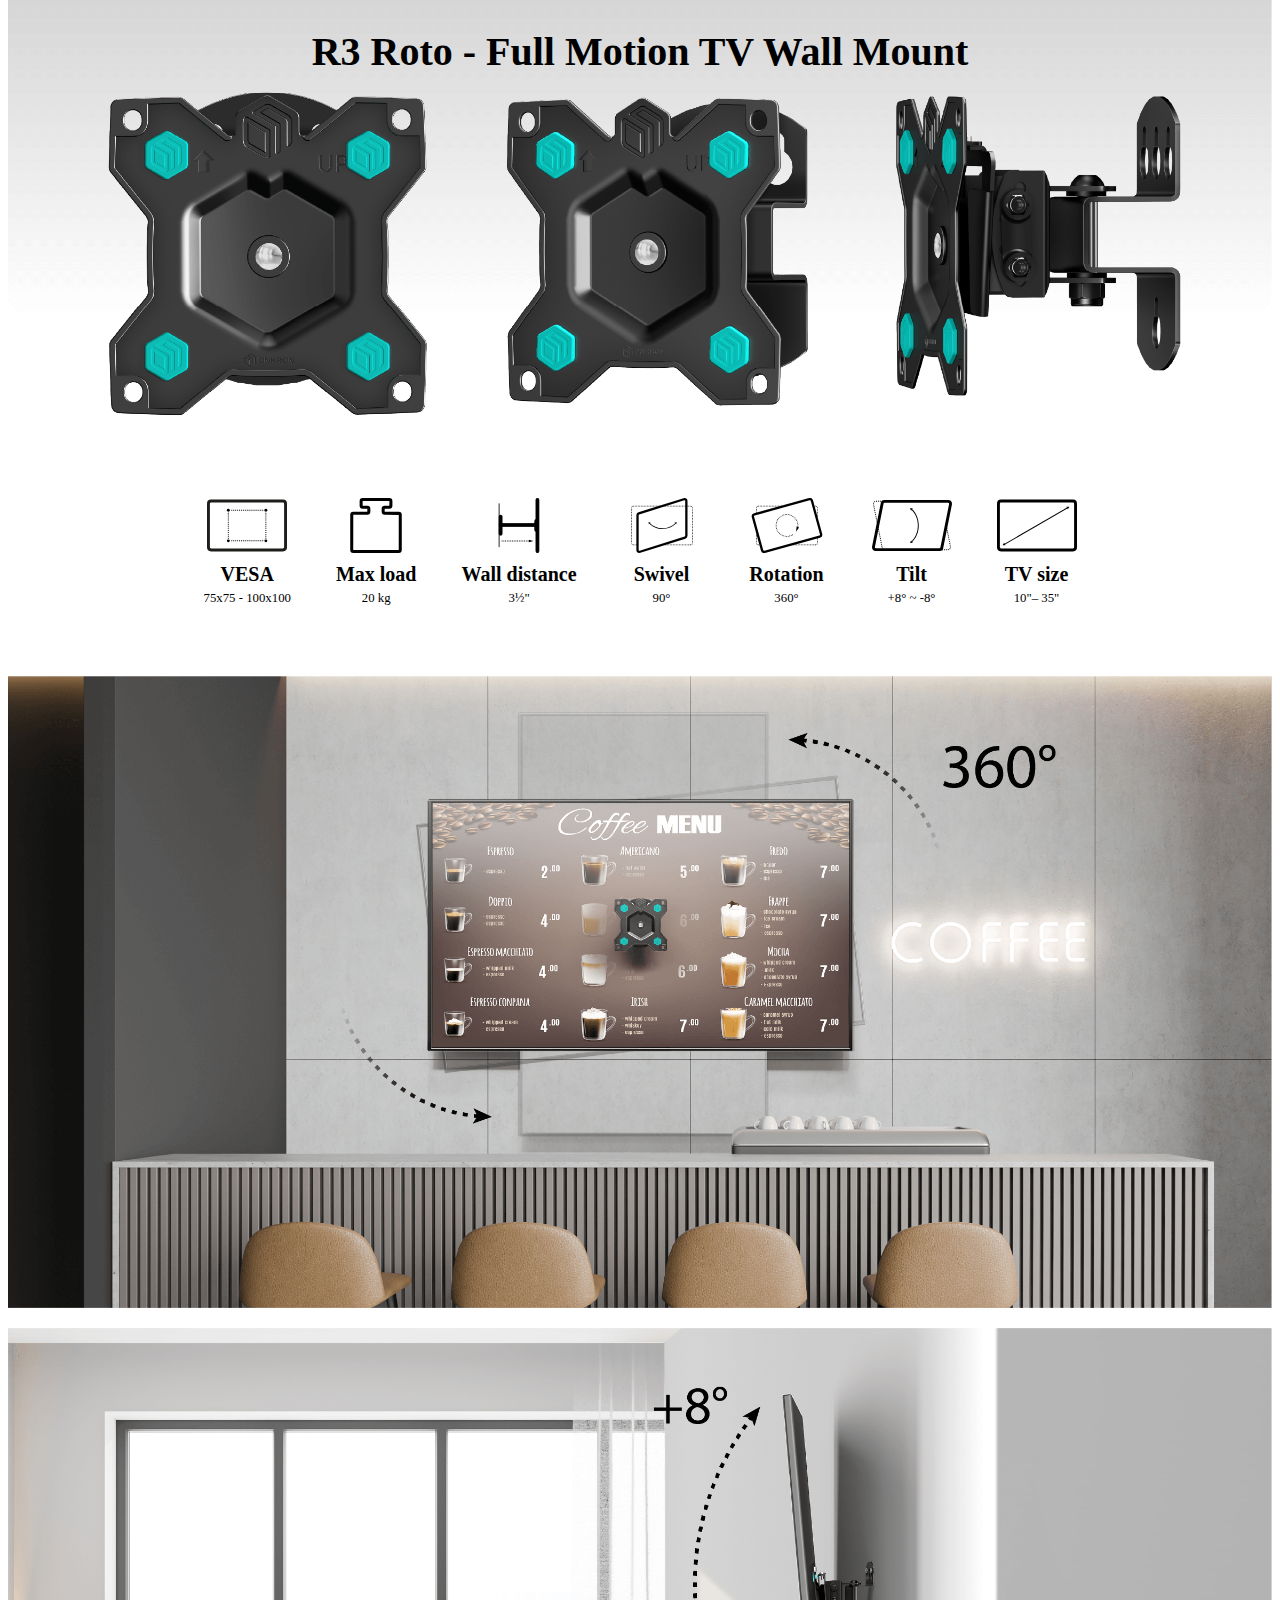
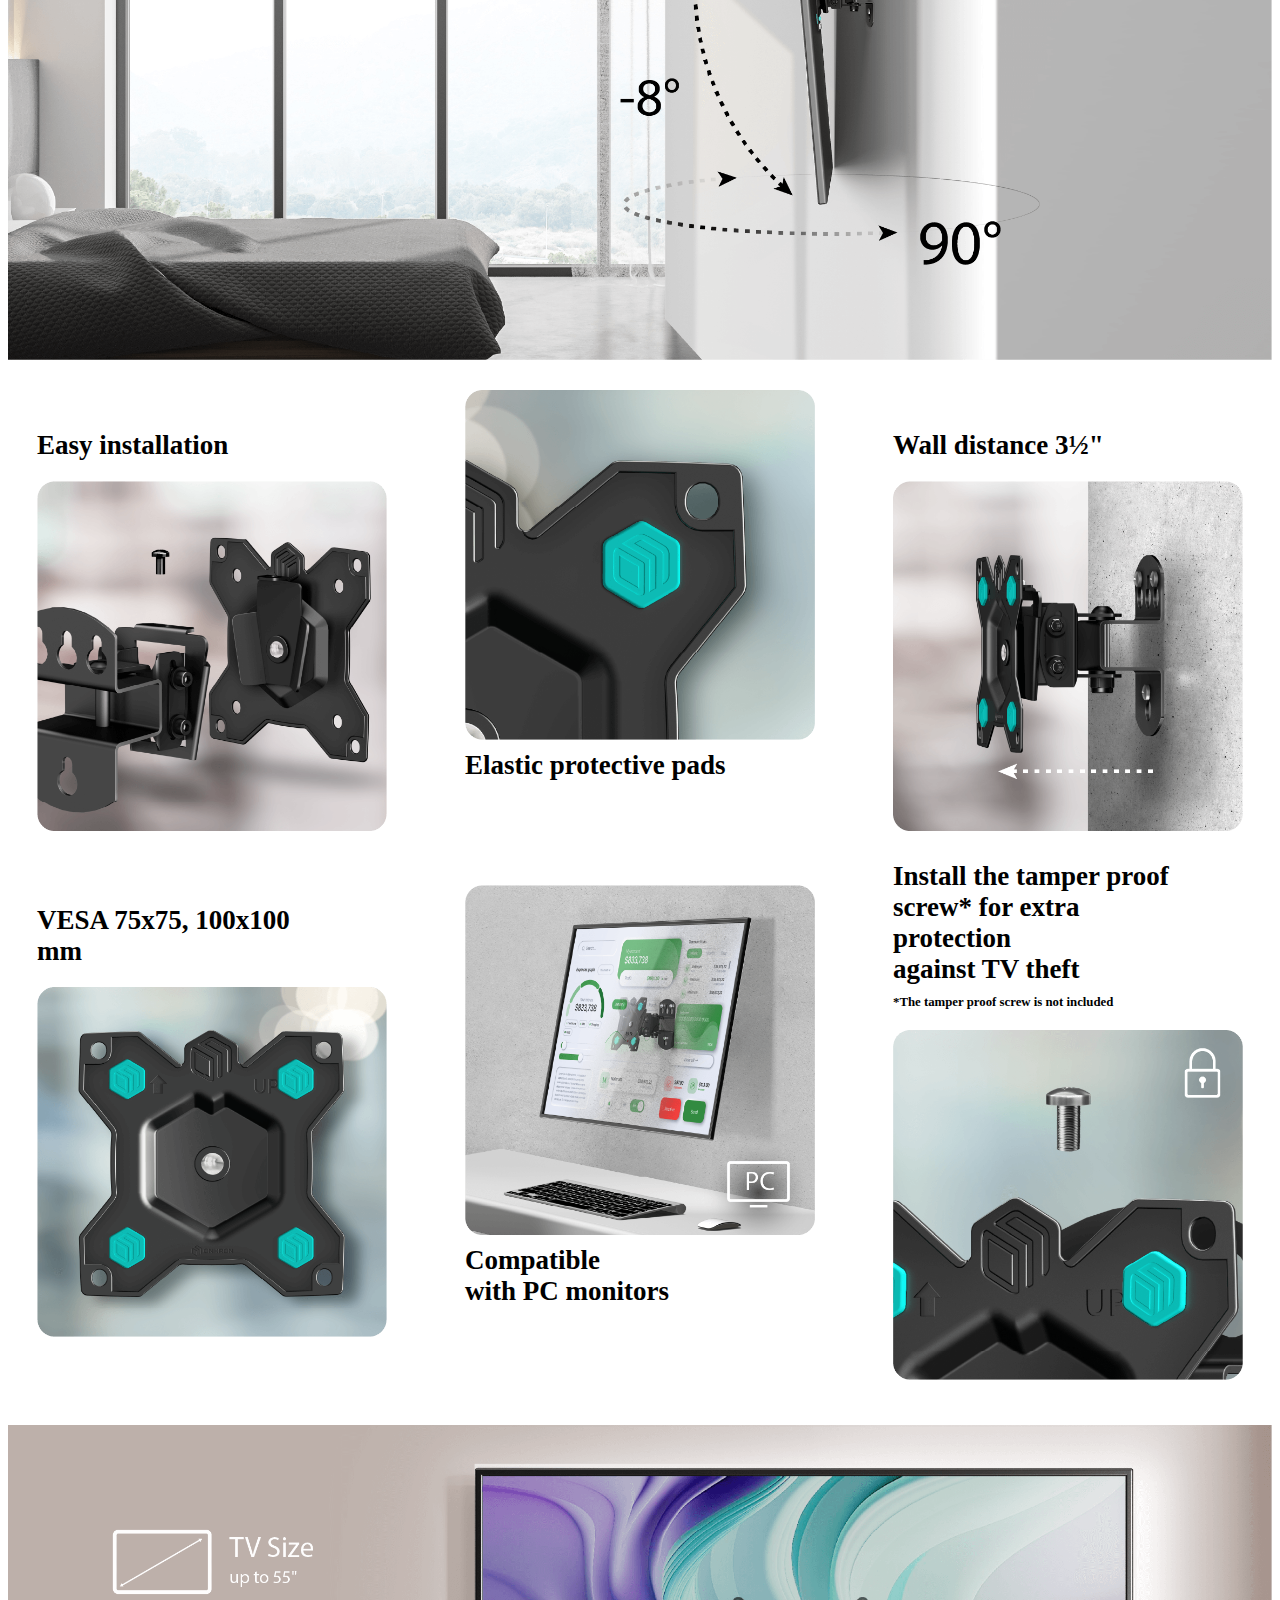
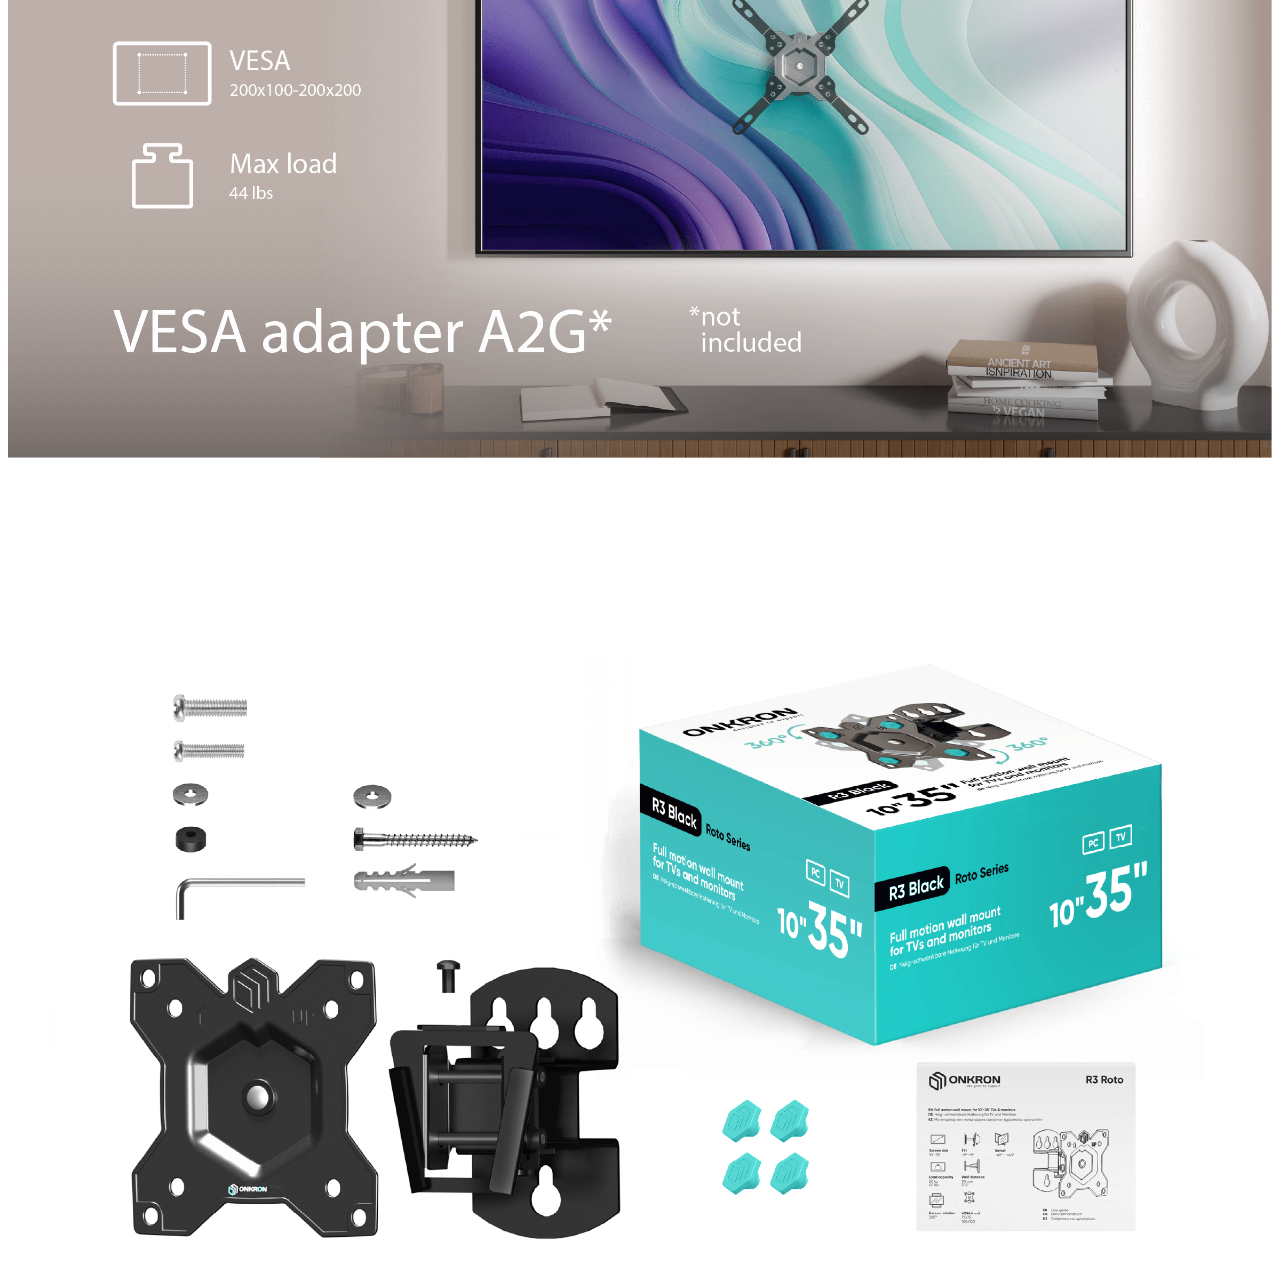
<file: index.html>
<!DOCTYPE html>
<html lang="en">
<head>
    <meta charset="UTF-8">
    <meta name="viewport" content="width=device-width, initial-scale=1.0">
    <link rel="stylesheet" href="style.css">
    <title>Document</title>
</head>
<body>
    <div class="descrwrapper-ts5500">
        <section class="description-tm6-section">
            <div class="description-tm6-textContainer">
                <h1 style="font-size: 40px;z-index: 2;color: #000;">R3 Roto - Full Motion TV Wall Mount</h1>
            </div>
            
            <img src="./stand.webp" alt="stage" class="desctiption-tm6-imageContainer r3">
            <div class="stage-details" style="margin-top: 7vh;">
                <div class="stage-details-card">
                    <img src="./1.svg" alt="first" class="stage-image">
                    <h2>VESA</h2>
                    <p>75x75 - 100x100</p>
                </div>
                <div class="stage-details-card">
                    <img src="./2.svg" alt="first" class="stage-image">
                    <h2>Max load</h2>
                    <p>20 kg</p>
                </div>
                <div class="stage-details-card">
                    <img src="./3.svg" alt="first" class="stage-image">
                    <h2>Wall distance</h2>
                    <p>3½"</p>
                </div>
                <div class="stage-details-card">
                    <img src="./4.svg" alt="first" class="stage-image">
                    <h2>Swivel</h2>
                    <p>90°</p>
                </div>
                <div class="stage-details-card">
                    <img src="./5.svg" alt="first" class="stage-image">
                    <h2>Rotation</h2>
                    <p>360°</p>
                </div>
                <div class="stage-details-card">
                    <img src="./6.svg" alt="first" class="stage-image">
                    <h2>Tilt</h2>
                    <p>+8° ~ -8°</p>
                </div>
                <div class="stage-details-card">
                    <img src="./7.svg" alt="first" class="stage-image">
                    <h2>TV size</h2>
                    <p>10"– 35"</p>
                </div>
            </div>
        </section>
        <section class="description-tm6-section">
            <img src="./second-section.webp" alt="stand" class="desctiption-ts5500-imageContainer stand" style="    margin-top: 70px;">
        </section>
        <section class="description-tm6-section">
            <img src="./third-section.webp" alt="stand" class="desctiption-ts5500-imageContainer stand">
        </section>
        <section class="description-tm6-section">
            <div class="description-tm6-chars">
                <div class="description-tm6-chars-item">
                    <p>
                        Easy installation</p>
                    <img src="./stage-1.webp" alt="stage-1" class="stage-imageContainer">
                </div>
                <div class="description-tm6-chars-item">
                    <div class="description-tm6-charContainer">
                        <p>Elastic protective pads</p>
                    </div>
                    <img src="./stage-2.webp" alt="stage-2" class="stage-imageContainer">
                </div>
                <div class="description-tm6-chars-item">
                    <p>
                        Wall distance 3½"
                    </p>
                    <img src="./stage-3.webp" alt="stage-3" class="stage-imageContainer">
                </div>
                <div class="description-tm6-chars-item">
                    <p>
                        VESA 75х75, 100х100 mm</p>
                    <img src="./stage-4.webp" alt="stage-4" class="stage-imageContainer">
                </div>
                <div class="description-tm6-chars-item">
                    <div class="description-tm6-charContainer">
                        <p>Compatible <br> 
                            with PC monitors</p>
                    </div>

                    <img src="./stage-5.webp" alt="stage-5" class="stage-imageContainer">
                </div>
                <div class="description-tm6-chars-item">
                    <p>Install the tamper proof <br> screw* for extra protection <br> against TV theft</p>
                    <p style="font-size: 1vw;">*The tamper proof screw is not included</p>
                    <img src="./stage-6.webp" alt="stage-6" class="stage-imageContainer">
                </div>
                
            </div>
        </section>
        <section class="description-tm6-section" style="margin-top: 22vh;">
            <img src="./fourth-section.webp" alt="details" class="desctiption-tm6-imageContainer">
        </section>
        <section class="description-tm6-section" style="margin-top: 37vh;">
            <img src="./fifth-section.webp" alt="details" class="desctiption-tm6-imageContainer">
        </section>
    </div>
</body>
</html>
</file>
<file: style.css>
.descrwrapper-ts5500 {
    width: 100%;
    max-width: 1330px;
    margin: 0 auto;
    display: flex;
    flex-direction: column;
}

.descrwrapper-ts5500 * {
    display: flex;
    flex-direction: column;
    justify-content: center;
    position: relative;
    margin: 0;
    font-size: 20px;
    font-family: 'Gilroy';
    box-sizing: border-box;
  
}


.beneficial {
    position: absolute;
    bottom: 3vh;
    left: 21vw;
    font-size: 5vh;
    color: #FFF;
    width: 500px;
    text-align: center;
}

.essential {
    position: relative;
            bottom: 16vh;
            left: 1vw;
            font-size: 5vh;
            color: #FFF;
            text-align: center;
            line-height: 40px;
}

.desctiption-tm6-imageContainer {
    width: 100%;
    height: auto;
    margin-top: -17vh;
}

.description-tm6-section {
    display: flex;
    flex-direction: column;
    justify-content: center;
    max-width: 1330px;
}

.description-tm6-logo {
    width: 92px;
    height: 32px;
    margin-right: 1vw;
}

.description-tm6-textContainer {
    text-align: center;
    margin-top: 20px;
    color: #000;
    width: 100%;
}

.description-tm6-textContainer p {
    flex-direction: row;
}

.desctiption-ts5500-imageContainer {
    width: 100%;
    height: auto;
    margin-top: 20px;
}

.desctiption-ts5500-imageContainer:nth-child(1) {
    margin-top: 20px;
}

.stage-details {
    display: flex;
    flex-direction: row;
    flex-wrap: wrap;
    justify-content: center;
    gap: 45px;
}

.stage-details-card {
    display: flex;
    flex-direction: column;
    justify-content: center;
    align-items: center;
    text-align: center;
    max-width: 300px;
}

.stage-details-card:nth-child(2) img {
    width: 60px;
    height: 55px;
}

.stage-details-card h2 {
    margin-top: 10px;
}

.stage-details-card p {
    margin-top: 5px;
    font-size: 1vw;
}


.stage-image {
    width: 80px;
    height: 55px;
}

.description-tm6-chars {
    display: flex;
    flex-direction: row;
    flex-wrap: wrap;
    justify-content: space-around;
    gap: 20px;
    margin-top: 60px;
}

.description-tm6-chars-item {
    display: flex;
    flex-direction: column;
}

.stage-imageContainer {
    width: 350px;
    height: 350px;
}

.description-tm6-chars-item p {
    width: 300px;
    text-align: left;
    font-size: 3vh;
    font-weight: 600;
    margin-top: 10px;
}

.description-tm6-chars-item img {
    margin-top: 20px;
}

.description-tm6-chars-item h2 {
    margin-top: 10px;
}


.description-tm6-chars-item:nth-child(2) {
    flex-direction: column-reverse;
    top: -50px;
}

.description-tm6-chars-item:nth-child(5) {
    flex-direction: column-reverse;
    top: -30px;
}

.description-tm6-chars-item:nth-child(8) {
    flex-direction: column-reverse;
    top: -20px;
}

@media  screen and (width : 1024px) {
    .description-tm6-textContainer {
        margin-top: -50vh;
    }
    .description-tm6-imageContainer {
        margin-top: -40vh;
    }

    .description-tm6-textContainer {
        bottom: 0;
    }

    .description-tm6-chars {margin-top: 10vh;}

    .beneficial {
        bottom: 2vh;
        left: 31vw;
    }
}

@media screen and (width < 900px) {
    .description-tm6-textContainer {
        top: -4vw;
    }


    .stage-details-card:nth-child(2) img {
        width: 45px;
        height: 42px;
    }

    .stage-image {
        width: 50px;
        height: 45px;
    }

    .stand {
        margin-top: 150px !important;
    }
}

@media screen and (width < 769px) {
    .description-tm6-chars {
        display: flex;
    justify-content: center;
    flex-direction: column;
    align-items: center;
    }

    .description-tm6-imageContainer {
        margin-top: -27vh;
    }

    .beneficial {
      bottom: 0vh;
      left: 26vw;
      font-size: 5vw;
    }

    .essential {
        bottom: 13vh;
        left: 1vw;
        font-size: 4vh;
    }
  .desctiption-tm6-imageContainer {
    margin-top: -21vh;
}
  .description-tm6-chars-item:nth-child(2) {
    flex-direction: column;
     top: 0px; 
}
  .description-tm6-chars-item:nth-child(5) {
    flex-direction: column;
     top: 0px; 
}
}


@media screen and (width < 619px) {
    

    .stage-details {
        gap: 20px;
        margin-top: 0;
    }

    .description-tm6-textContainer h1 {
        font-size: 30px !important;
        position: relative;
        top: 16vh;
    }

    .description-tm6-logo {
        width: 53px;
        height: 16px;
    }

    .description-tm6-textContainer p {
        font-size: 12px;
    }

    .description-tm6-chars-item:nth-child(2) {
        flex-direction: column;
        top: 0;
    }

    .description-tm6-chars-item:nth-child(5) {
        flex-direction: column;
        top: 0;
    }

    .description-tm6-chars-item:nth-child(8) {
        flex-direction: column;
        top: 0;
    }
}

@media screen and (width < 560px) {
    .stage-details {
        top: 25vw;
    }
}

@media screen and (width < 520px) {
    .stage-details {
        top: 25vw;
    }
}

@media screen and (width < 426px) {
    .stage-details {
        top: 5vw;
    }

    .beneficial {
        bottom: 1vh;
        right: 12vw;
    }

    .essential {
        bottom: 7vh;
        left: 1vw;
        font-size: 2vh;
        line-height: 20px;
    }

    .stand {
        margin-top: 35px !important;
    }

    .stage-details-card p {
        font-size: 3vw;
    }

    .description-tm6-textContainer h1 {
        top: 19vh;
    }
}

@media screen and (width < 376px) {
    .stage-details {
        top: 8vw;
    }
}
</file>
